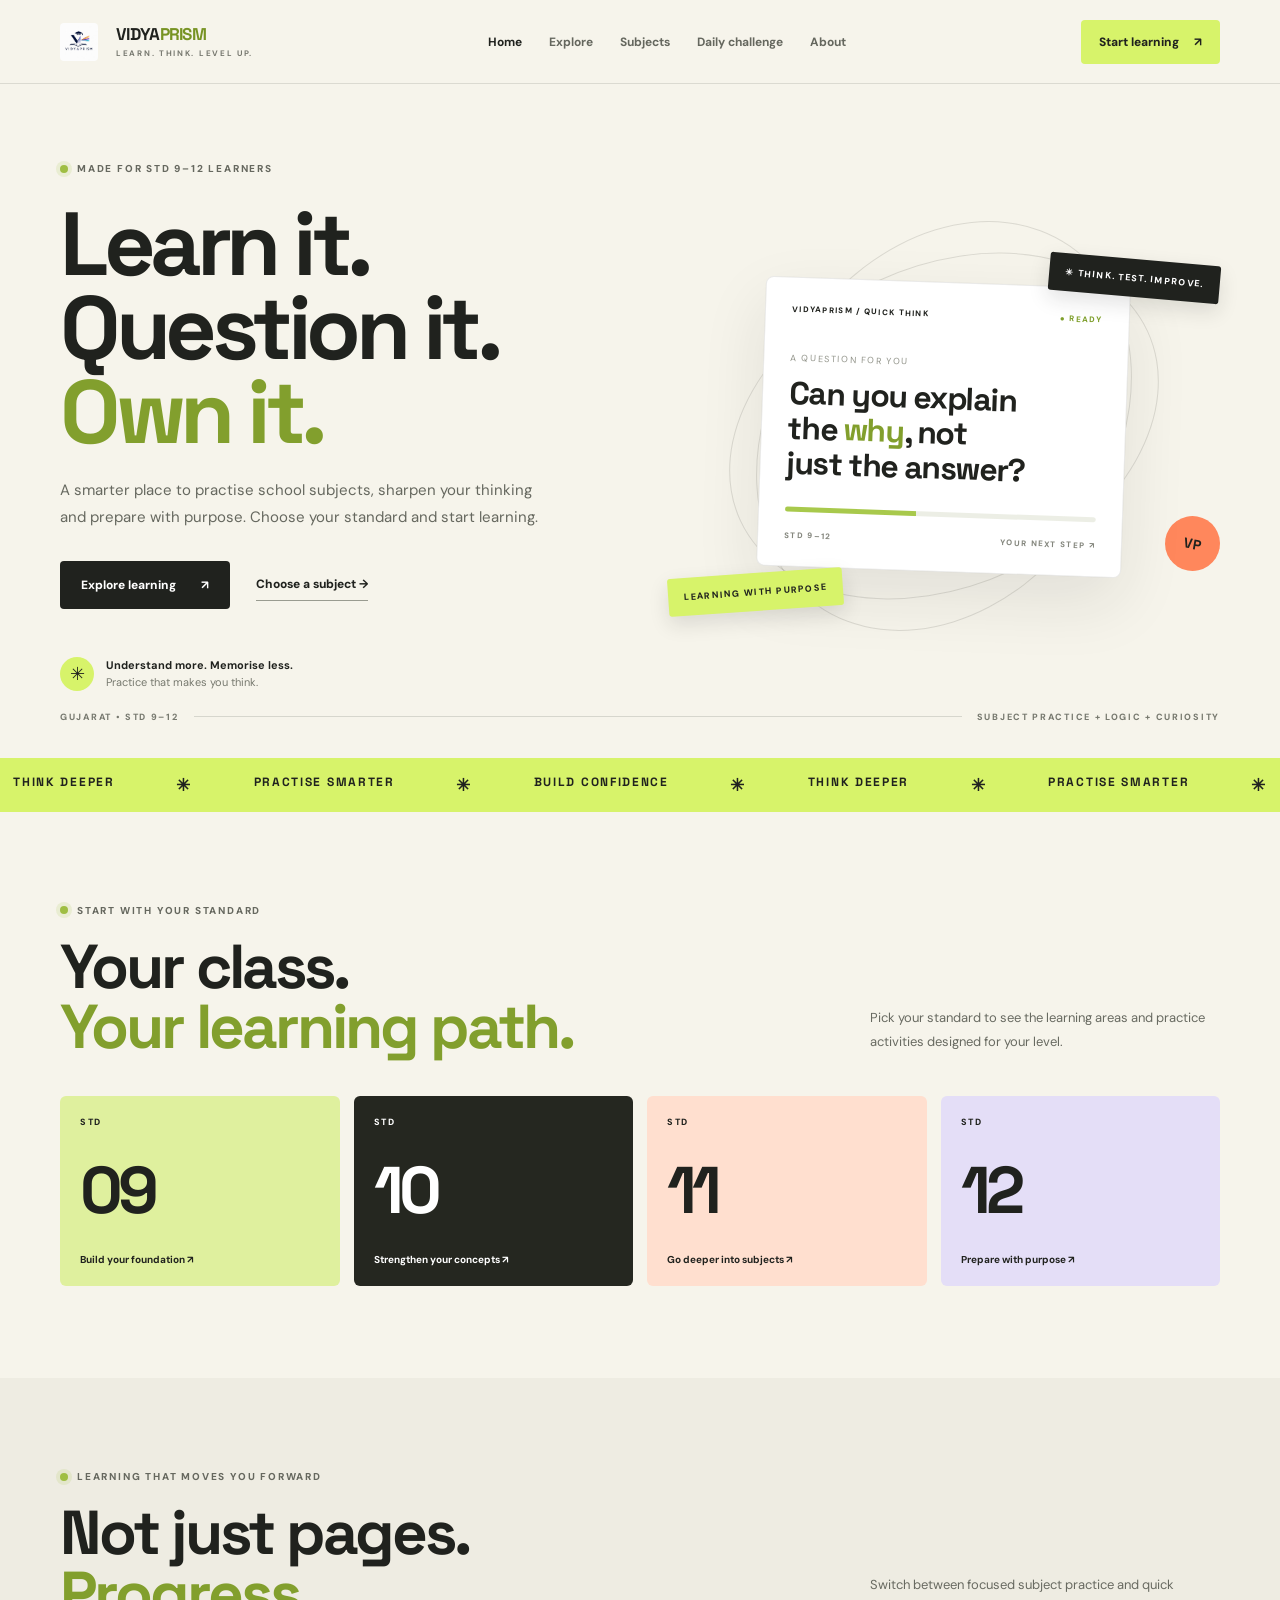
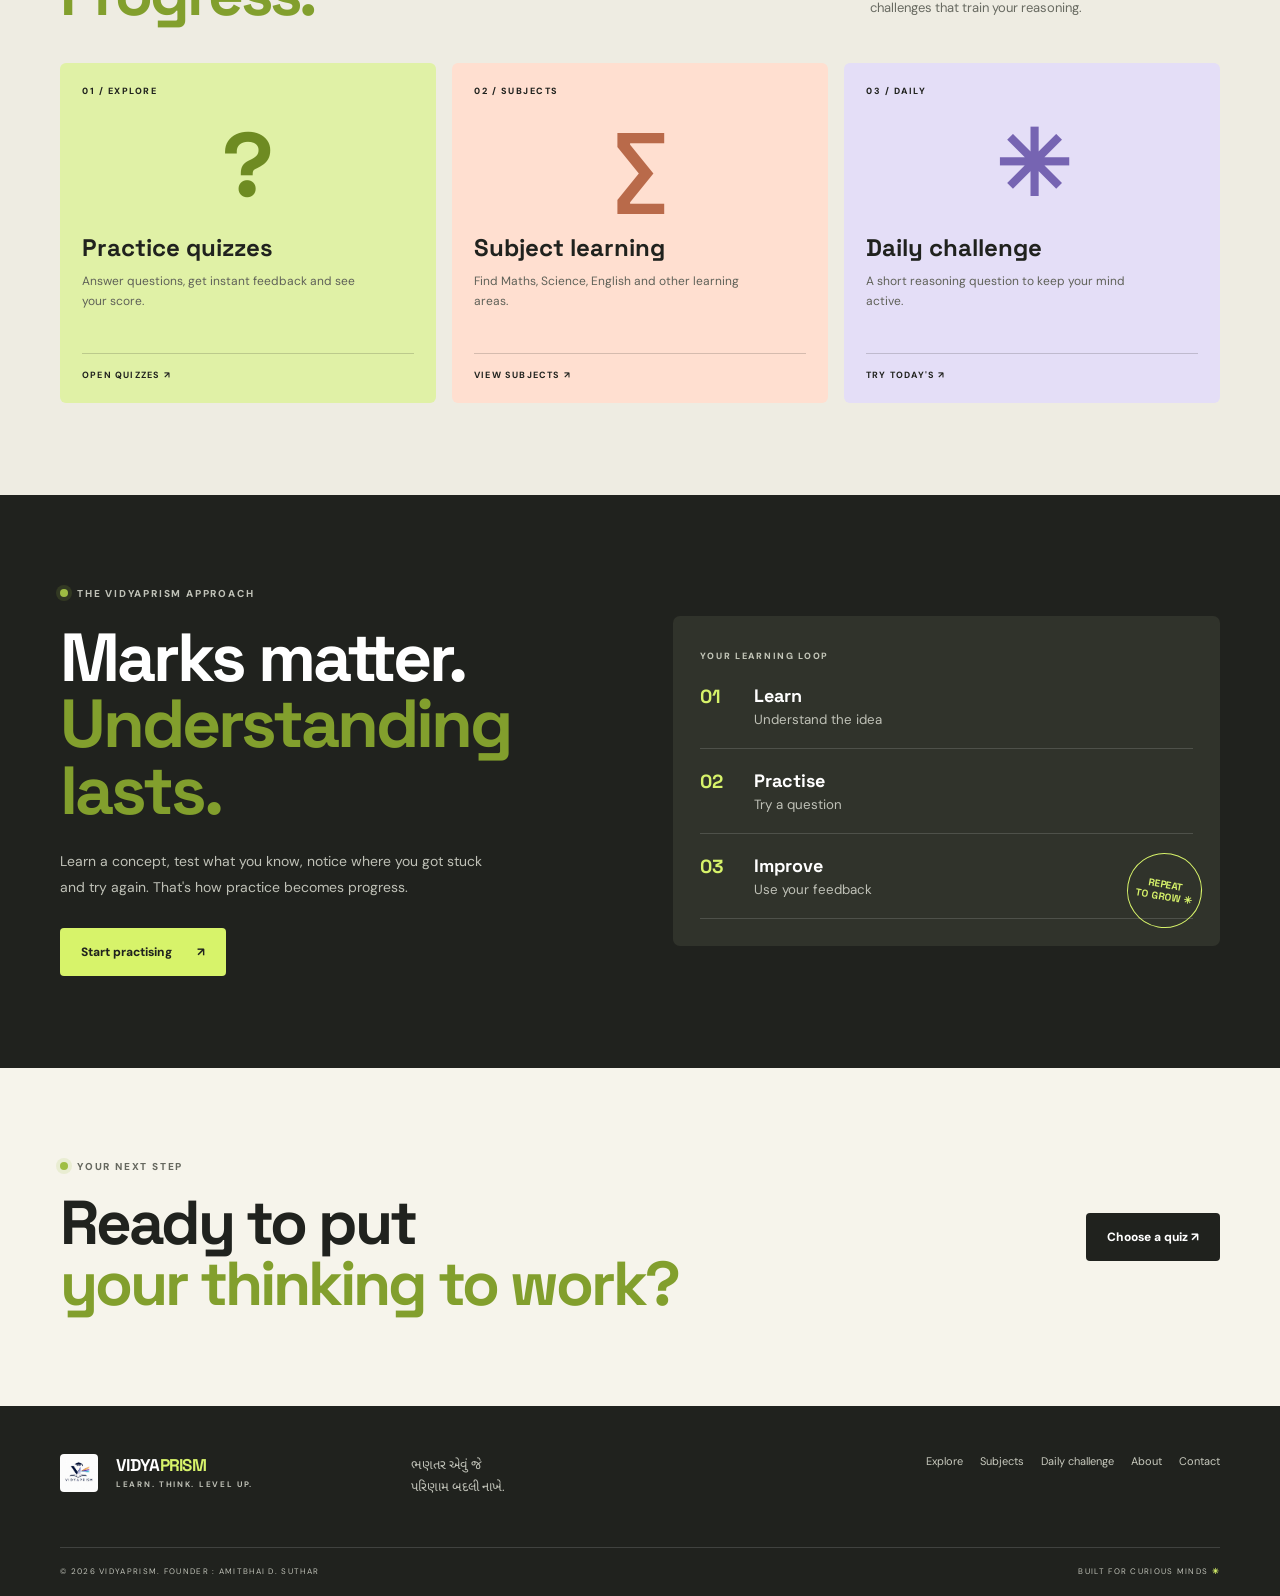
<file: index.html>
<!doctype html>
<html lang="en">
<head>
<meta name="google-site-verification" content="e9oBO3vE6aoMUTgIbEby07bbnp7BlCsV787niGnKYgQ" />
<meta charset="utf-8">
<meta name="viewport" content="width=device-width, initial-scale=1">
<meta name="theme-color" content="#f6f4eb">
<title>VIDYAPRISM | Learn Beyond the Lesson — Std 9–12 Learning Hub</title>
<meta name="description" content="VIDYAPRISM is an interactive online learning hub for Std 9–12 students in Gujarat. Practise Maths, Science, English, quizzes, and daily reasoning challenges.">
<meta name="keywords" content="VIDYAPRISM, Vidyaprism Gujarat, Std 9 10 11 12 practice, online quizzes, daily challenge, school subjects learning">
<meta name="author" content="Amitbhai D. Suthar">
<meta name="robots" content="index, follow">
<link rel="canonical" href="https://marwadijangid-source.github.io/vidyaprism/">

<!-- Favicon -->
<link rel="icon" type="image/jpeg" href="assets/images/logo.jpeg">

<!-- Open Graph / Social Sharing Tags -->
<meta property="og:type" content="website">
<meta property="og:site_name" content="VIDYAPRISM">
<meta property="og:title" content="VIDYAPRISM | Learn Beyond the Lesson">
<meta property="og:description" content="VIDYAPRISM learning hub for Std 9–12: quizzes, subject practice and daily challenges.">
<meta property="og:url" content="https://marwadijangid-source.github.io/vidyaprism/">

<!-- Twitter Card Tags -->
<meta name="twitter:card" content="summary">
<meta name="twitter:title" content="VIDYAPRISM | Learn Beyond the Lesson">
<meta name="twitter:description" content="VIDYAPRISM learning hub for Std 9–12: quizzes, subject practice and daily challenges.">

<!-- Google Brand, Creator & Site Name Schema (JSON-LD) -->
<script type="application/ld+json">
{
  "@context": "https://schema.org",
  "@graph": [
    {
      "@type": "WebSite",
      "@id": "https://marwadijangid-source.github.io/vidyaprism/#website",
      "name": "VIDYAPRISM",
      "alternateName": ["Vidyaprism", "VIDYAPRISM Learning Hub"],
      "url": "https://marwadijangid-source.github.io/vidyaprism/",
      "description": "VIDYAPRISM learning hub for Std 9–12: quizzes, subject practice and daily challenges."
    },
    {
      "@type": "EducationalOrganization",
      "@id": "https://marwadijangid-source.github.io/vidyaprism/#organization",
      "name": "VIDYAPRISM",
      "url": "https://marwadijangid-source.github.io/vidyaprism/",
      "founder": {
        "@type": "Person",
        "name": "Amitbhai D. Suthar"
      },
      "areaServed": "Gujarat, India"
    }
  ]
}
</script>

<link rel="preconnect" href="https://fonts.googleapis.com">
<link rel="preconnect" href="https://fonts.gstatic.com" crossorigin>
<link href="https://fonts.googleapis.com/css2?family=DM+Sans:wght@400;500;600;700;800&family=Space+Grotesk:wght@500;600;700&family=Noto+Sans+Gujarati:wght@400;500;600;700&display=swap" rel="stylesheet">
<link rel="stylesheet" href="assets/css/style.css">
<script src="assets/js/app.js" defer></script>
</head>
<body>
<a class="skip-link" href="#main">Skip to content</a>
<header class="site-header"><div class="container nav-wrap">
<a class="brand" href="index.html" aria-label="VIDYAPRISM home">
  <img src="assets/images/logo.jpeg" alt="VIDYAPRISM Logo" style="height: 38px; width: auto; vertical-align: middle; margin-right: 8px; border-radius: 4px;">
  <span class="brand-name">VIDYA<span>PRISM</span><small>LEARN. THINK. LEVEL UP.</small></span>
</a>
<button class="menu-toggle" aria-label="Open navigation" aria-expanded="false" aria-controls="primary-nav"><span></span><span></span></button>
<nav class="nav-links" id="primary-nav" aria-label="Main navigation"><a class="active" href="index.html">Home</a><a class="" href="explore.html">Explore</a><a class="" href="subjects.html">Subjects</a><a class="" href="daily-challenge.html">Daily challenge</a><a class="" href="about.html">About</a></nav>
<a class="nav-cta" href="explore.html">Start learning <b>↗</b></a>
</div></header>
<main id="main">
<section class="hero section-pad"><div class="container hero-grid">
<div class="hero-copy"><div class="eyebrow"><i></i> MADE FOR STD 9–12 LEARNERS</div>
<h1>Learn it.<br>Question it.<br><em>Own it.</em></h1>
<p class="hero-lead">A smarter place to practise school subjects, sharpen your thinking and prepare with purpose. Choose your standard and start learning.</p>
<div class="hero-actions"><a class="btn btn-dark" href="explore.html">Explore learning <b>↗</b></a><a class="text-link" href="subjects.html">Choose a subject <b>→</b></a></div>
<div class="hero-proof"><span class="proof-icon">✳</span><p><strong>Understand more. Memorise less.</strong><br><span>Practice that makes you think.</span></p></div></div>
<div class="hero-art"><div class="orbit orbit-a"></div><div class="orbit orbit-b"></div>
<div class="hero-note note-top">✳ THINK. TEST. IMPROVE.</div>
<div class="hero-board"><div class="board-top"><span>VIDYAPRISM / QUICK THINK</span><span class="pill-live">● READY</span></div><div class="board-tag">A QUESTION FOR YOU</div>
<h2>Can you explain<br>the <em>why</em>, not<br>just the answer?</h2><div class="board-rule"></div><div class="board-bottom"><span>STD 9–12</span><span>YOUR NEXT STEP ↗</span></div></div>
<div class="hero-note note-bottom">LEARNING WITH PURPOSE</div><div class="hero-orb">VP</div></div>
</div><div class="container hero-meta"><span>GUJARAT • STD 9–12</span><i></i><span>SUBJECT PRACTICE + LOGIC + CURIOSITY</span></div></section>
<section class="ticker"><div class="ticker-track"><span>THINK DEEPER</span><b>✳</b><span>PRACTISE SMARTER</span><b>✳</b><span>BUILD CONFIDENCE</span><b>✳</b><span>THINK DEEPER</span><b>✳</b><span>PRACTISE SMARTER</span><b>✳</b></div></section>
<section class="section-pad"><div class="container"><div class="section-heading"><div><div class="eyebrow"><i></i> START WITH YOUR STANDARD</div><h2>Your class.<br><em>Your learning path.</em></h2></div><p>Pick your standard to see the learning areas and practice activities designed for your level.</p></div>
<div class="grade-grid">
<a class="grade-card" href="subjects.html?grade=9"><span>STD</span><strong>09</strong><b>Build your foundation ↗</b></a>
<a class="grade-card grade-dark" href="subjects.html?grade=10"><span>STD</span><strong>10</strong><b>Strengthen your concepts ↗</b></a>
<a class="grade-card grade-orange" href="subjects.html?grade=11"><span>STD</span><strong>11</strong><b>Go deeper into subjects ↗</b></a>
<a class="grade-card grade-purple" href="subjects.html?grade=12"><span>STD</span><strong>12</strong><b>Prepare with purpose ↗</b></a>
</div></div></section>
<section class="section-pad feature-section"><div class="container"><div class="section-heading"><div><div class="eyebrow"><i></i> LEARNING THAT MOVES YOU FORWARD</div><h2>Not just pages.<br><em>Progress.</em></h2></div><p>Switch between focused subject practice and quick challenges that train your reasoning.</p></div>
<div class="feature-grid">
<a class="feature-card lime-card" href="explore.html"><span class="card-index">01 / EXPLORE</span><div class="card-art">?</div><h3>Practice quizzes</h3><p>Answer questions, get instant feedback and see your score.</p><b>OPEN QUIZZES ↗</b></a>
<a class="feature-card peach-card" href="subjects.html"><span class="card-index">02 / SUBJECTS</span><div class="card-art">∑</div><h3>Subject learning</h3><p>Find Maths, Science, English and other learning areas.</p><b>VIEW SUBJECTS ↗</b></a>
<a class="feature-card purple-card" href="daily-challenge.html"><span class="card-index">03 / DAILY</span><div class="card-art">✳</div><h3>Daily challenge</h3><p>A short reasoning question to keep your mind active.</p><b>TRY TODAY'S ↗</b></a>
</div></div></section>
<section class="dark-feature section-pad"><div class="container dark-grid"><div><div class="eyebrow light"><i></i> THE VIDYAPRISM APPROACH</div><h2>Marks matter.<br><em>Understanding lasts.</em></h2><p>Learn a concept, test what you know, notice where you got stuck and try again. That's how practice becomes progress.</p><a class="btn btn-lime" href="explore.html">Start practising <b>↗</b></a></div>
<div class="dark-panel"><span>YOUR LEARNING LOOP</span><div class="loop-step"><b>01</b><strong>Learn</strong><small>Understand the idea</small></div><div class="loop-step"><b>02</b><strong>Practise</strong><small>Try a question</small></div><div class="loop-step"><b>03</b><strong>Improve</strong><small>Use your feedback</small></div><div class="loop-stamp">REPEAT<br>TO GROW ✳</div></div></div></section>
<section class="section-pad"><div class="container cta-strip"><div><div class="eyebrow"><i></i> YOUR NEXT STEP</div><h2>Ready to put<br><em>your thinking to work?</em></h2></div><a class="btn btn-dark" href="explore.html">Choose a quiz ↗</a></div></section>
</main>
<footer class="site-footer"><div class="container footer-top">
<a class="brand brand-footer" href="index.html">
  <img src="assets/images/logo.jpeg" alt="VIDYAPRISM Logo" style="height: 38px; width: auto; vertical-align: middle; margin-right: 8px; border-radius: 4px;">
  <span class="brand-name">VIDYA<span>PRISM</span><small>LEARN. THINK. LEVEL UP.</small></span>
</a>
<p>ભણતર એવું જે<br>પરિણામ બદલી નાખે.</p>
<div class="footer-links"><a href="explore.html">Explore</a><a href="subjects.html">Subjects</a><a href="daily-challenge.html">Daily challenge</a><a href="about.html">About</a><a href="contact.html">Contact</a></div>
</div><div class="container footer-bottom"><span>© <span data-year></span> VIDYAPRISM. FOUNDER : AMITBHAI D. SUTHAR</span><span>BUILT FOR CURIOUS MINDS <b>✳</b></span></div></footer>
</body>
</html>
</file>
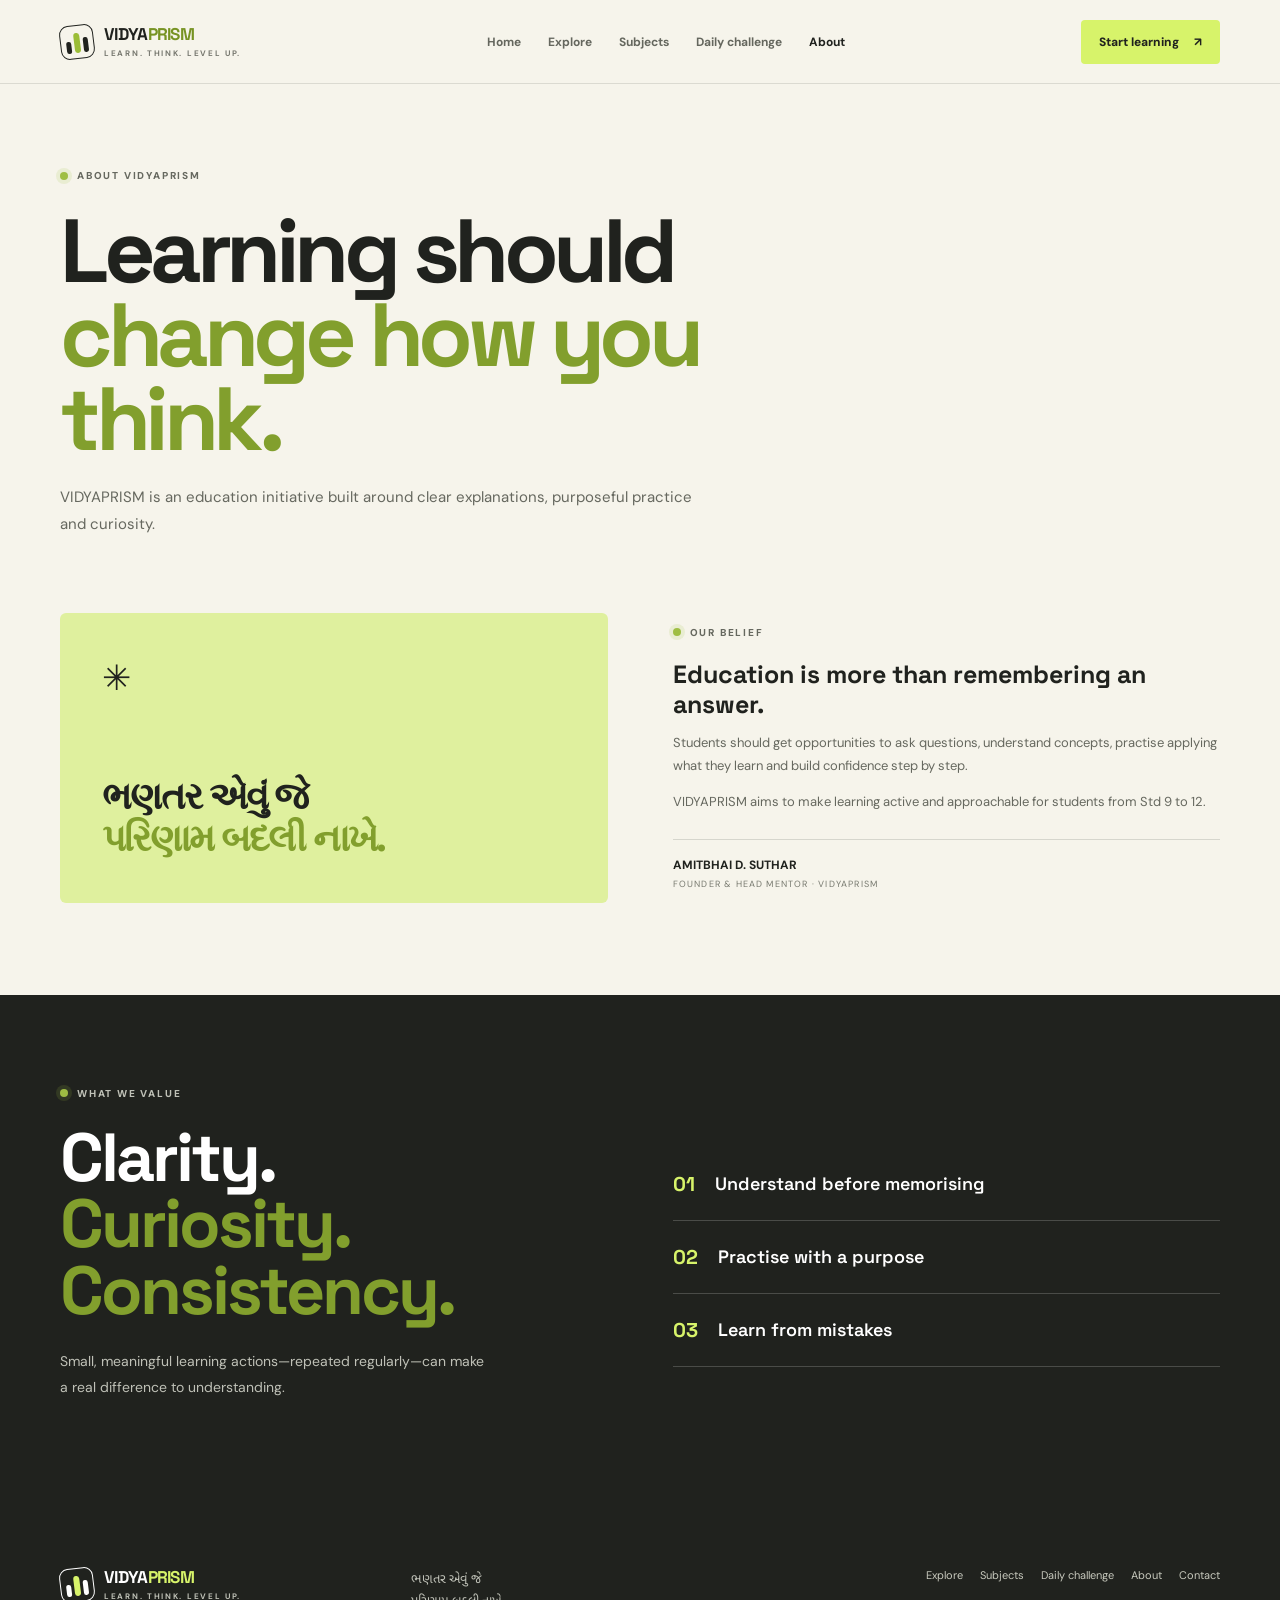
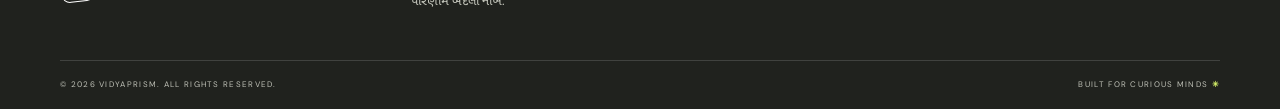
<file: about.html>
<!doctype html>
<html lang="en">
<head>
<meta charset="utf-8"><meta name="viewport" content="width=device-width, initial-scale=1">
<meta name="theme-color" content="#f6f4eb"><meta name="description" content="Learn about the VIDYAPRISM learning approach and its educational mission.">
<title>About VIDYAPRISM | VIDYAPRISM</title>
<link rel="preconnect" href="https://fonts.googleapis.com"><link rel="preconnect" href="https://fonts.gstatic.com" crossorigin>
<link href="https://fonts.googleapis.com/css2?family=DM+Sans:wght@400;500;600;700;800&family=Space+Grotesk:wght@500;600;700&family=Noto+Sans+Gujarati:wght@400;500;600;700&display=swap" rel="stylesheet">
<link rel="stylesheet" href="assets/css/style.css"><script src="assets/js/app.js" defer></script>
</head>
<body>
<a class="skip-link" href="#main">Skip to content</a>
<header class="site-header"><div class="container nav-wrap">
<a class="brand" href="index.html" aria-label="VIDYAPRISM home"><span class="brand-mark"><i></i><i></i><i></i></span><span class="brand-name">VIDYA<span>PRISM</span><small>LEARN. THINK. LEVEL UP.</small></span></a>
<button class="menu-toggle" aria-label="Open navigation" aria-expanded="false" aria-controls="primary-nav"><span></span><span></span></button>
<nav class="nav-links" id="primary-nav" aria-label="Main navigation"><a class="" href="index.html">Home</a><a class="" href="explore.html">Explore</a><a class="" href="subjects.html">Subjects</a><a class="" href="daily-challenge.html">Daily challenge</a><a class="active" href="about.html">About</a></nav>
<a class="nav-cta" href="explore.html">Start learning <b>↗</b></a>
</div></header>
<main id="main">
<section class="page-hero section-pad"><div class="container"><div class="eyebrow"><i></i> ABOUT VIDYAPRISM</div><h1>Learning should<br><em>change how you think.</em></h1><p>VIDYAPRISM is an education initiative built around clear explanations, purposeful practice and curiosity.</p></div></section>
<section class="section-pad compact-top"><div class="container about-grid"><div class="about-quote"><span>✳</span><h2>ભણતર એવું જે<br><em>પરિણામ બદલી નાખે.</em></h2></div><div class="about-copy"><div class="eyebrow"><i></i> OUR BELIEF</div><h3>Education is more than remembering an answer.</h3><p>Students should get opportunities to ask questions, understand concepts, practise applying what they learn and build confidence step by step.</p><p>VIDYAPRISM aims to make learning active and approachable for students from Std 9 to 12.</p><div class="mentor"><b>AMITBHAI D. SUTHAR</b><span>FOUNDER & HEAD MENTOR · VIDYAPRISM</span></div></div></div></section>
<section class="dark-feature section-pad"><div class="container dark-grid"><div><div class="eyebrow light"><i></i> WHAT WE VALUE</div><h2>Clarity.<br><em>Curiosity. Consistency.</em></h2><p>Small, meaningful learning actions—repeated regularly—can make a real difference to understanding.</p></div><div class="value-list"><div><b>01</b><span>Understand before memorising</span></div><div><b>02</b><span>Practise with a purpose</span></div><div><b>03</b><span>Learn from mistakes</span></div></div></div></section>
</main>
<footer class="site-footer"><div class="container footer-top">
<a class="brand brand-footer" href="index.html"><span class="brand-mark"><i></i><i></i><i></i></span><span class="brand-name">VIDYA<span>PRISM</span><small>LEARN. THINK. LEVEL UP.</small></span></a>
<p>ભણતર એવું જે<br>પરિણામ બદલી નાખે.</p>
<div class="footer-links"><a href="explore.html">Explore</a><a href="subjects.html">Subjects</a><a href="daily-challenge.html">Daily challenge</a><a href="about.html">About</a><a href="contact.html">Contact</a></div>
</div><div class="container footer-bottom"><span>© <span data-year></span> VIDYAPRISM. ALL RIGHTS RESERVED.</span><span>BUILT FOR CURIOUS MINDS <b>✳</b></span></div></footer>
</body></html>
</file>
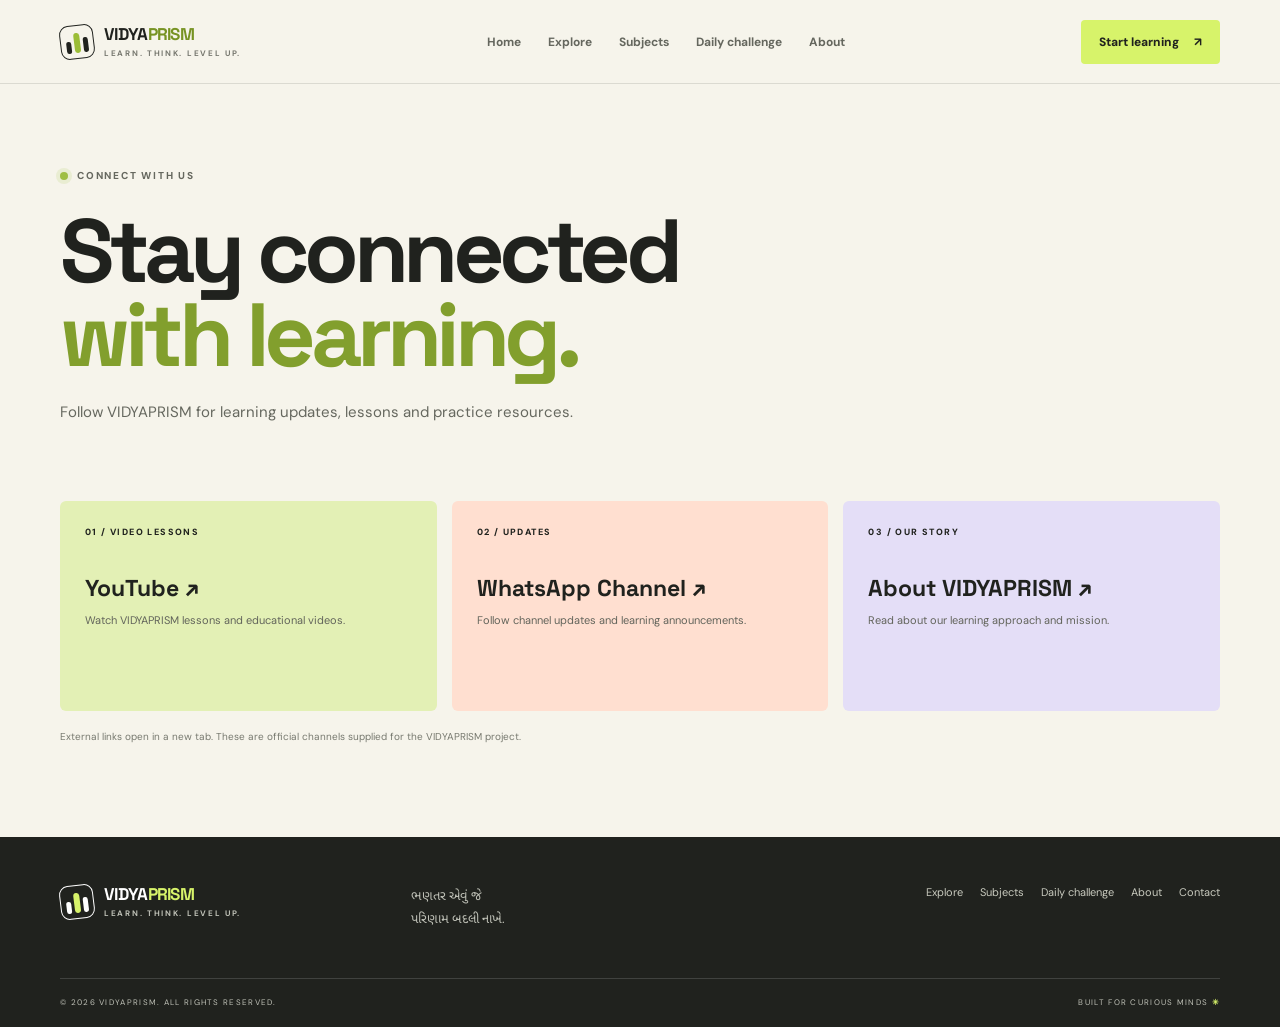
<file: contact.html>
<!doctype html>
<html lang="en">
<head>
<meta charset="utf-8"><meta name="viewport" content="width=device-width, initial-scale=1">
<meta name="theme-color" content="#f6f4eb"><meta name="description" content="Contact and follow VIDYAPRISM learning updates.">
<title>Contact VIDYAPRISM | VIDYAPRISM</title>
<link rel="preconnect" href="https://fonts.googleapis.com"><link rel="preconnect" href="https://fonts.gstatic.com" crossorigin>
<link href="https://fonts.googleapis.com/css2?family=DM+Sans:wght@400;500;600;700;800&family=Space+Grotesk:wght@500;600;700&family=Noto+Sans+Gujarati:wght@400;500;600;700&display=swap" rel="stylesheet">
<link rel="stylesheet" href="assets/css/style.css"><script src="assets/js/app.js" defer></script>
</head>
<body>
<a class="skip-link" href="#main">Skip to content</a>
<header class="site-header"><div class="container nav-wrap">
<a class="brand" href="index.html" aria-label="VIDYAPRISM home"><span class="brand-mark"><i></i><i></i><i></i></span><span class="brand-name">VIDYA<span>PRISM</span><small>LEARN. THINK. LEVEL UP.</small></span></a>
<button class="menu-toggle" aria-label="Open navigation" aria-expanded="false" aria-controls="primary-nav"><span></span><span></span></button>
<nav class="nav-links" id="primary-nav" aria-label="Main navigation"><a class="" href="index.html">Home</a><a class="" href="explore.html">Explore</a><a class="" href="subjects.html">Subjects</a><a class="" href="daily-challenge.html">Daily challenge</a><a class="" href="about.html">About</a></nav>
<a class="nav-cta" href="explore.html">Start learning <b>↗</b></a>
</div></header>
<main id="main">
<section class="page-hero section-pad"><div class="container"><div class="eyebrow"><i></i> CONNECT WITH US</div><h1>Stay connected<br><em>with learning.</em></h1><p>Follow VIDYAPRISM for learning updates, lessons and practice resources.</p></div></section>
<section class="section-pad compact-top"><div class="container contact-grid"><a class="contact-card" href="https://youtube.com/@vidyaprism-yt" target="_blank" rel="noopener"><span>01 / VIDEO LESSONS</span><strong>YouTube ↗</strong><p>Watch VIDYAPRISM lessons and educational videos.</p></a><a class="contact-card" href="https://whatsapp.com/channel/0029VbE5Sdr5fM5e1wd44P2T" target="_blank" rel="noopener"><span>02 / UPDATES</span><strong>WhatsApp Channel ↗</strong><p>Follow channel updates and learning announcements.</p></a><a class="contact-card" href="about.html"><span>03 / OUR STORY</span><strong>About VIDYAPRISM ↗</strong><p>Read about our learning approach and mission.</p></a></div><p class="small-note container">External links open in a new tab. These are official channels supplied for the VIDYAPRISM project.</p></section>
</main>
<footer class="site-footer"><div class="container footer-top">
<a class="brand brand-footer" href="index.html"><span class="brand-mark"><i></i><i></i><i></i></span><span class="brand-name">VIDYA<span>PRISM</span><small>LEARN. THINK. LEVEL UP.</small></span></a>
<p>ભણતર એવું જે<br>પરિણામ બદલી નાખે.</p>
<div class="footer-links"><a href="explore.html">Explore</a><a href="subjects.html">Subjects</a><a href="daily-challenge.html">Daily challenge</a><a href="about.html">About</a><a href="contact.html">Contact</a></div>
</div><div class="container footer-bottom"><span>© <span data-year></span> VIDYAPRISM. ALL RIGHTS RESERVED.</span><span>BUILT FOR CURIOUS MINDS <b>✳</b></span></div></footer>
</body></html>
</file>
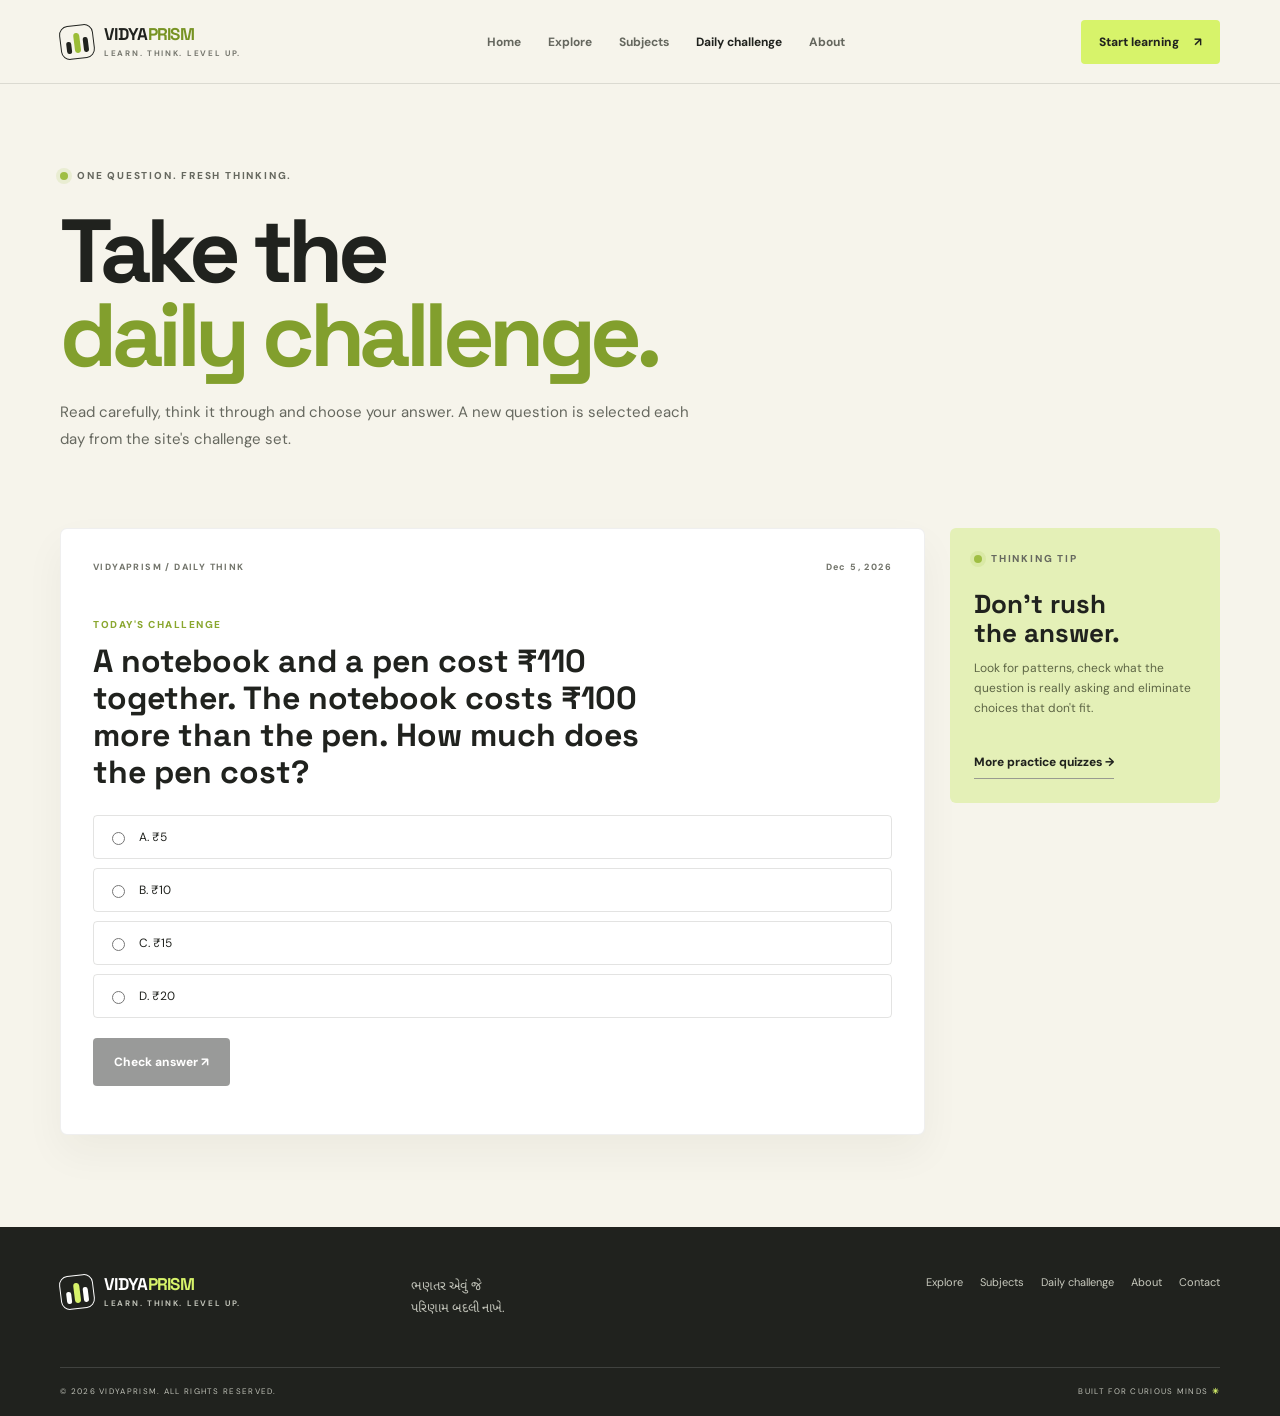
<file: daily-challenge.html>
<!doctype html>
<html lang="en">
<head>
<meta charset="utf-8"><meta name="viewport" content="width=device-width, initial-scale=1">
<meta name="theme-color" content="#f6f4eb"><meta name="description" content="A short daily reasoning challenge for curious Std 9–12 students.">
<title>Daily Challenge | VIDYAPRISM</title>
<link rel="preconnect" href="https://fonts.googleapis.com"><link rel="preconnect" href="https://fonts.gstatic.com" crossorigin>
<link href="https://fonts.googleapis.com/css2?family=DM+Sans:wght@400;500;600;700;800&family=Space+Grotesk:wght@500;600;700&family=Noto+Sans+Gujarati:wght@400;500;600;700&display=swap" rel="stylesheet">
<link rel="stylesheet" href="assets/css/style.css"><script src="assets/js/app.js" defer></script>
</head>
<body>
<a class="skip-link" href="#main">Skip to content</a>
<header class="site-header"><div class="container nav-wrap">
<a class="brand" href="index.html" aria-label="VIDYAPRISM home"><span class="brand-mark"><i></i><i></i><i></i></span><span class="brand-name">VIDYA<span>PRISM</span><small>LEARN. THINK. LEVEL UP.</small></span></a>
<button class="menu-toggle" aria-label="Open navigation" aria-expanded="false" aria-controls="primary-nav"><span></span><span></span></button>
<nav class="nav-links" id="primary-nav" aria-label="Main navigation"><a class="" href="index.html">Home</a><a class="" href="explore.html">Explore</a><a class="" href="subjects.html">Subjects</a><a class="active" href="daily-challenge.html">Daily challenge</a><a class="" href="about.html">About</a></nav>
<a class="nav-cta" href="explore.html">Start learning <b>↗</b></a>
</div></header>
<main id="main">
<section class="page-hero section-pad"><div class="container"><div class="eyebrow"><i></i> ONE QUESTION. FRESH THINKING.</div><h1>Take the<br><em>daily challenge.</em></h1><p>Read carefully, think it through and choose your answer. A new question is selected each day from the site's challenge set.</p></div></section>
<section class="section-pad compact-top"><div class="container daily-wrap"><div class="daily-card"><div class="daily-card-top"><span>VIDYAPRISM / DAILY THINK</span><span id="daily-date"></span></div><div class="daily-count">TODAY'S CHALLENGE</div><h2 id="daily-question">Loading challenge…</h2><div id="daily-options" class="daily-options"></div><button class="btn btn-dark" id="daily-submit" disabled>Check answer ↗</button><div id="daily-feedback" class="feedback" aria-live="polite"></div></div><aside class="daily-aside"><div class="eyebrow"><i></i> THINKING TIP</div><h3>Don't rush<br>the answer.</h3><p>Look for patterns, check what the question is really asking and eliminate choices that don't fit.</p><a class="text-link" href="explore.html">More practice quizzes →</a></aside></div></section>
</main>
<footer class="site-footer"><div class="container footer-top">
<a class="brand brand-footer" href="index.html"><span class="brand-mark"><i></i><i></i><i></i></span><span class="brand-name">VIDYA<span>PRISM</span><small>LEARN. THINK. LEVEL UP.</small></span></a>
<p>ભણતર એવું જે<br>પરિણામ બદલી નાખે.</p>
<div class="footer-links"><a href="explore.html">Explore</a><a href="subjects.html">Subjects</a><a href="daily-challenge.html">Daily challenge</a><a href="about.html">About</a><a href="contact.html">Contact</a></div>
</div><div class="container footer-bottom"><span>© <span data-year></span> VIDYAPRISM. ALL RIGHTS RESERVED.</span><span>BUILT FOR CURIOUS MINDS <b>✳</b></span></div></footer>
</body></html>
</file>
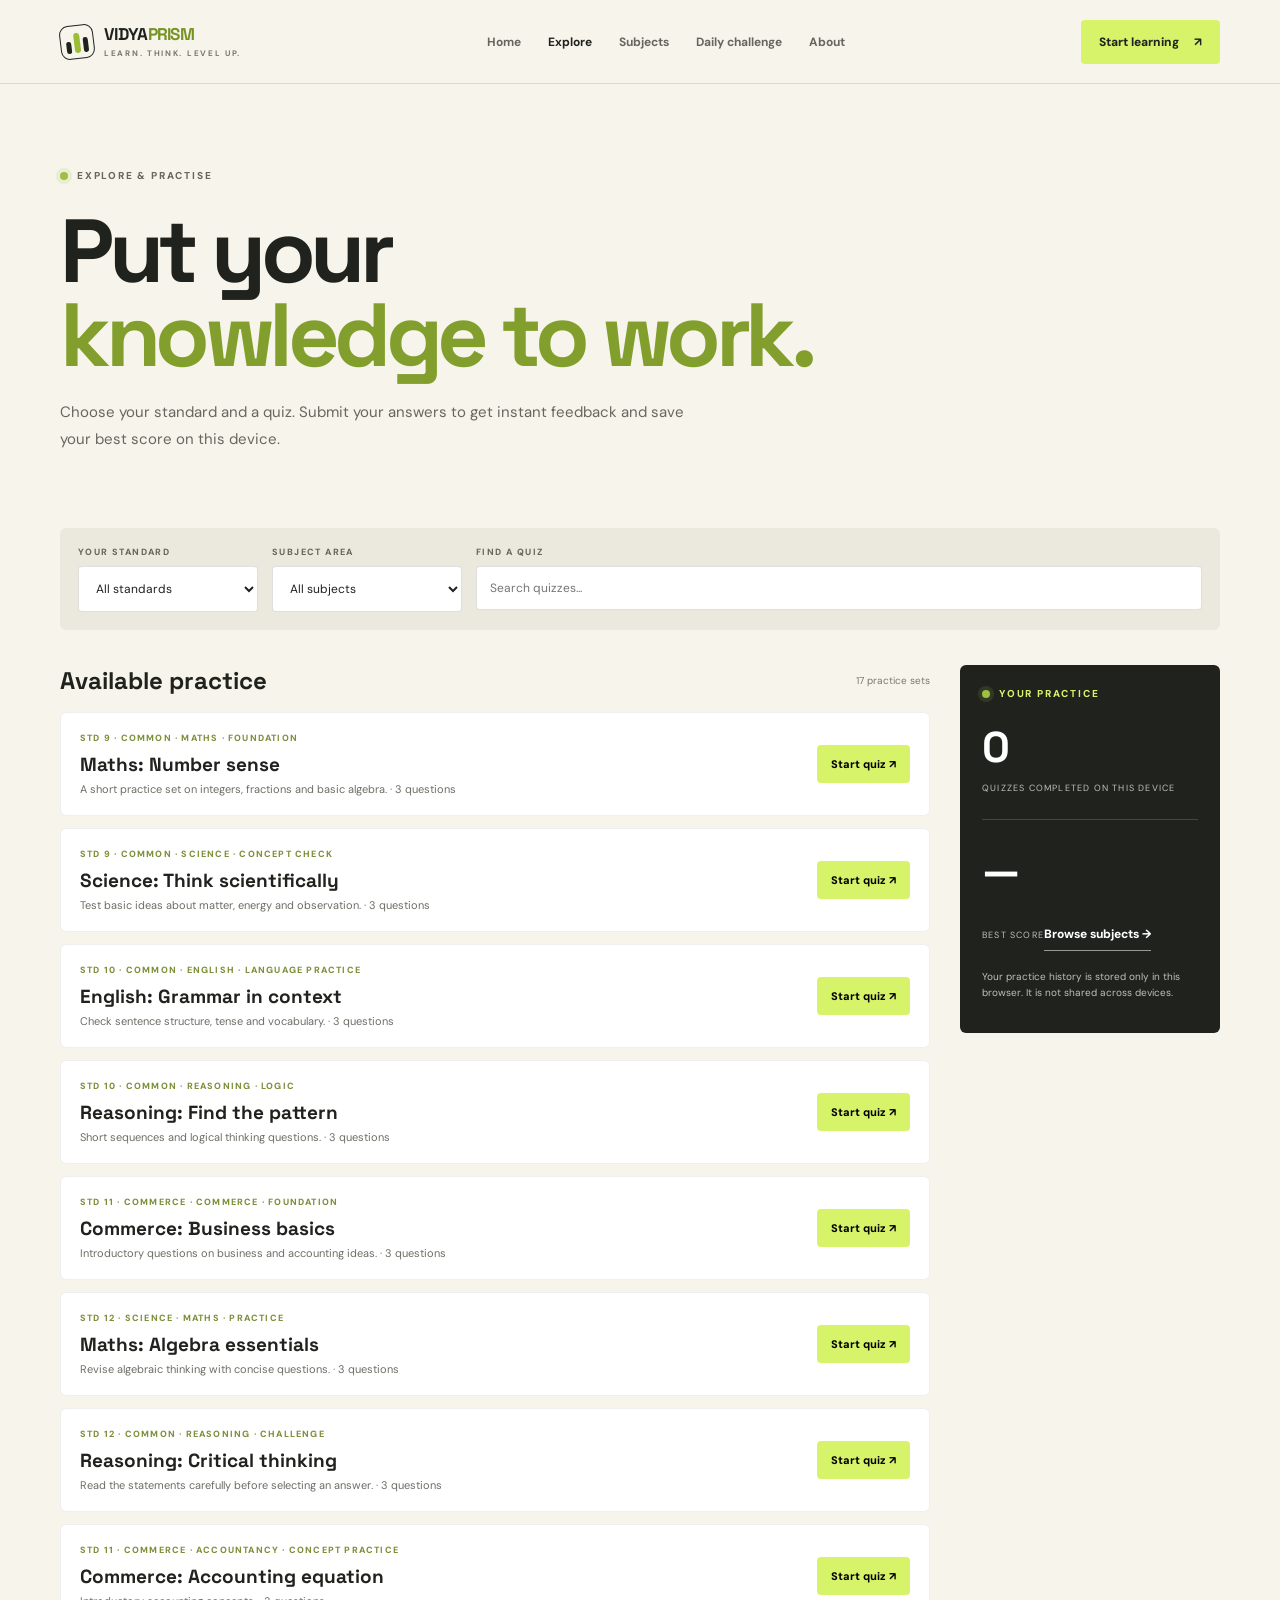
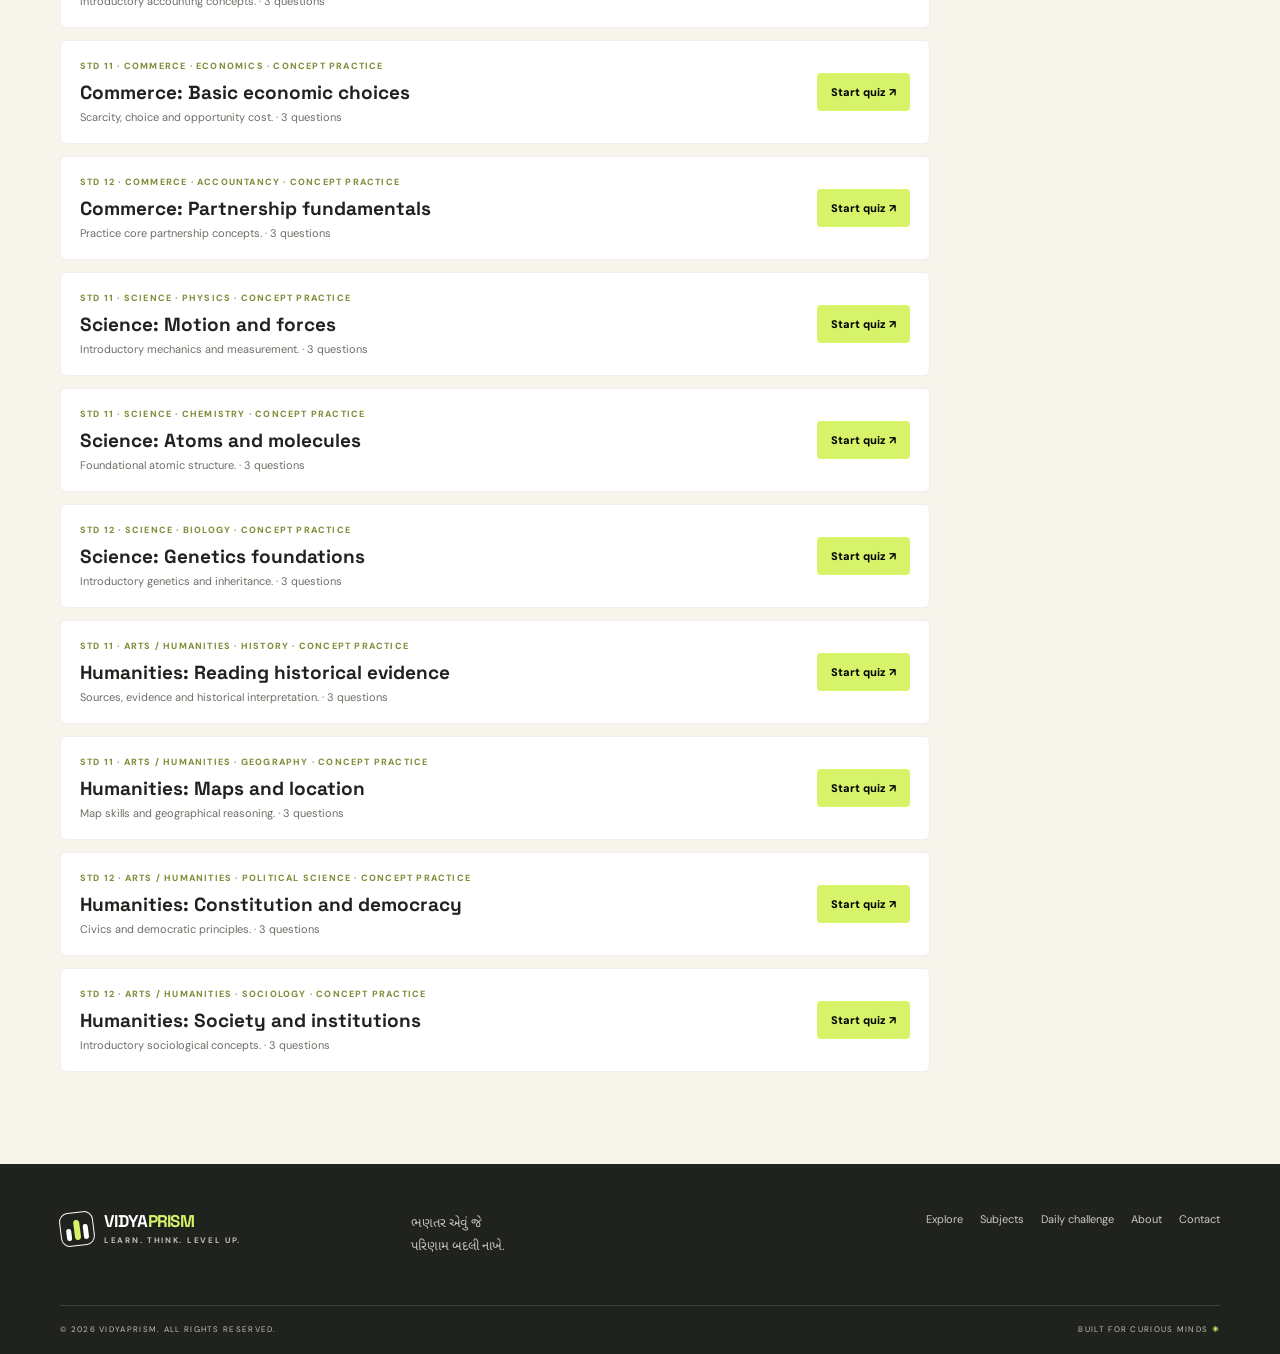
<file: explore.html>
<!doctype html>
<html lang="en">
<head>
<meta charset="utf-8"><meta name="viewport" content="width=device-width, initial-scale=1">
<meta name="theme-color" content="#f6f4eb"><meta name="description" content="Explore working practice quizzes and reasoning activities for Std 9–12.">
<title>Explore Quizzes | VIDYAPRISM</title>
<link rel="preconnect" href="https://fonts.googleapis.com"><link rel="preconnect" href="https://fonts.gstatic.com" crossorigin>
<link href="https://fonts.googleapis.com/css2?family=DM+Sans:wght@400;500;600;700;800&family=Space+Grotesk:wght@500;600;700&family=Noto+Sans+Gujarati:wght@400;500;600;700&display=swap" rel="stylesheet">
<link rel="stylesheet" href="assets/css/style.css"><script src="assets/js/quizzes.js" defer></script><script src="assets/js/app.js" defer></script>
</head>
<body>
<a class="skip-link" href="#main">Skip to content</a>
<header class="site-header"><div class="container nav-wrap">
<a class="brand" href="index.html" aria-label="VIDYAPRISM home"><span class="brand-mark"><i></i><i></i><i></i></span><span class="brand-name">VIDYA<span>PRISM</span><small>LEARN. THINK. LEVEL UP.</small></span></a>
<button class="menu-toggle" aria-label="Open navigation" aria-expanded="false" aria-controls="primary-nav"><span></span><span></span></button>
<nav class="nav-links" id="primary-nav" aria-label="Main navigation"><a class="" href="index.html">Home</a><a class="active" href="explore.html">Explore</a><a class="" href="subjects.html">Subjects</a><a class="" href="daily-challenge.html">Daily challenge</a><a class="" href="about.html">About</a></nav>
<a class="nav-cta" href="explore.html">Start learning <b>↗</b></a>
</div></header>
<main id="main">
<section class="page-hero section-pad"><div class="container"><div class="eyebrow"><i></i> EXPLORE & PRACTISE</div><h1>Put your<br><em>knowledge to work.</em></h1><p>Choose your standard and a quiz. Submit your answers to get instant feedback and save your best score on this device.</p></div></section>
<section class="section-pad compact-top"><div class="container"><div class="toolbar"><div><label for="grade-filter">YOUR STANDARD</label><select id="grade-filter"><option value="all">All standards</option><option value="9">Std 9</option><option value="10">Std 10</option><option value="11">Std 11</option><option value="12">Std 12</option></select></div><div id="stream-filter-wrap" hidden><label for="stream-filter">YOUR STREAM</label><select id="stream-filter"><option value="all">All streams</option><option value="Commerce">Commerce</option><option value="Science">Science</option><option value="Arts / Humanities">Arts / Humanities</option></select></div><div><label for="subject-filter">SUBJECT AREA</label><select id="subject-filter"><option value="all">All subjects</option></select></div><div class="search-box"><label for="quiz-search">FIND A QUIZ</label><input id="quiz-search" type="search" placeholder="Search quizzes..."></div></div>
<div class="quiz-layout"><div><div class="results-head"><h2>Available practice</h2><span id="quiz-count">Loading quizzes</span></div><div class="quiz-list" id="quiz-list" aria-live="polite"></div></div>
<aside class="progress-card"><div class="eyebrow"><i></i> YOUR PRACTICE</div><strong id="attempt-count">0</strong><span>QUIZZES COMPLETED ON THIS DEVICE</span><hr><strong id="best-score">—</strong><span>BEST SCORE</span><a href="subjects.html" class="text-link">Browse subjects →</a><p class="small-note">Your practice history is stored only in this browser. It is not shared across devices.</p></aside></div>
<div class="quiz-player" id="quiz-player" hidden></div>
</div></section>
</main>
<footer class="site-footer"><div class="container footer-top">
<a class="brand brand-footer" href="index.html"><span class="brand-mark"><i></i><i></i><i></i></span><span class="brand-name">VIDYA<span>PRISM</span><small>LEARN. THINK. LEVEL UP.</small></span></a>
<p>ભણતર એવું જે<br>પરિણામ બદલી નાખે.</p>
<div class="footer-links"><a href="explore.html">Explore</a><a href="subjects.html">Subjects</a><a href="daily-challenge.html">Daily challenge</a><a href="about.html">About</a><a href="contact.html">Contact</a></div>
</div><div class="container footer-bottom"><span>© <span data-year></span> VIDYAPRISM. ALL RIGHTS RESERVED.</span><span>BUILT FOR CURIOUS MINDS <b>✳</b></span></div></footer>
</body></html>
</file>
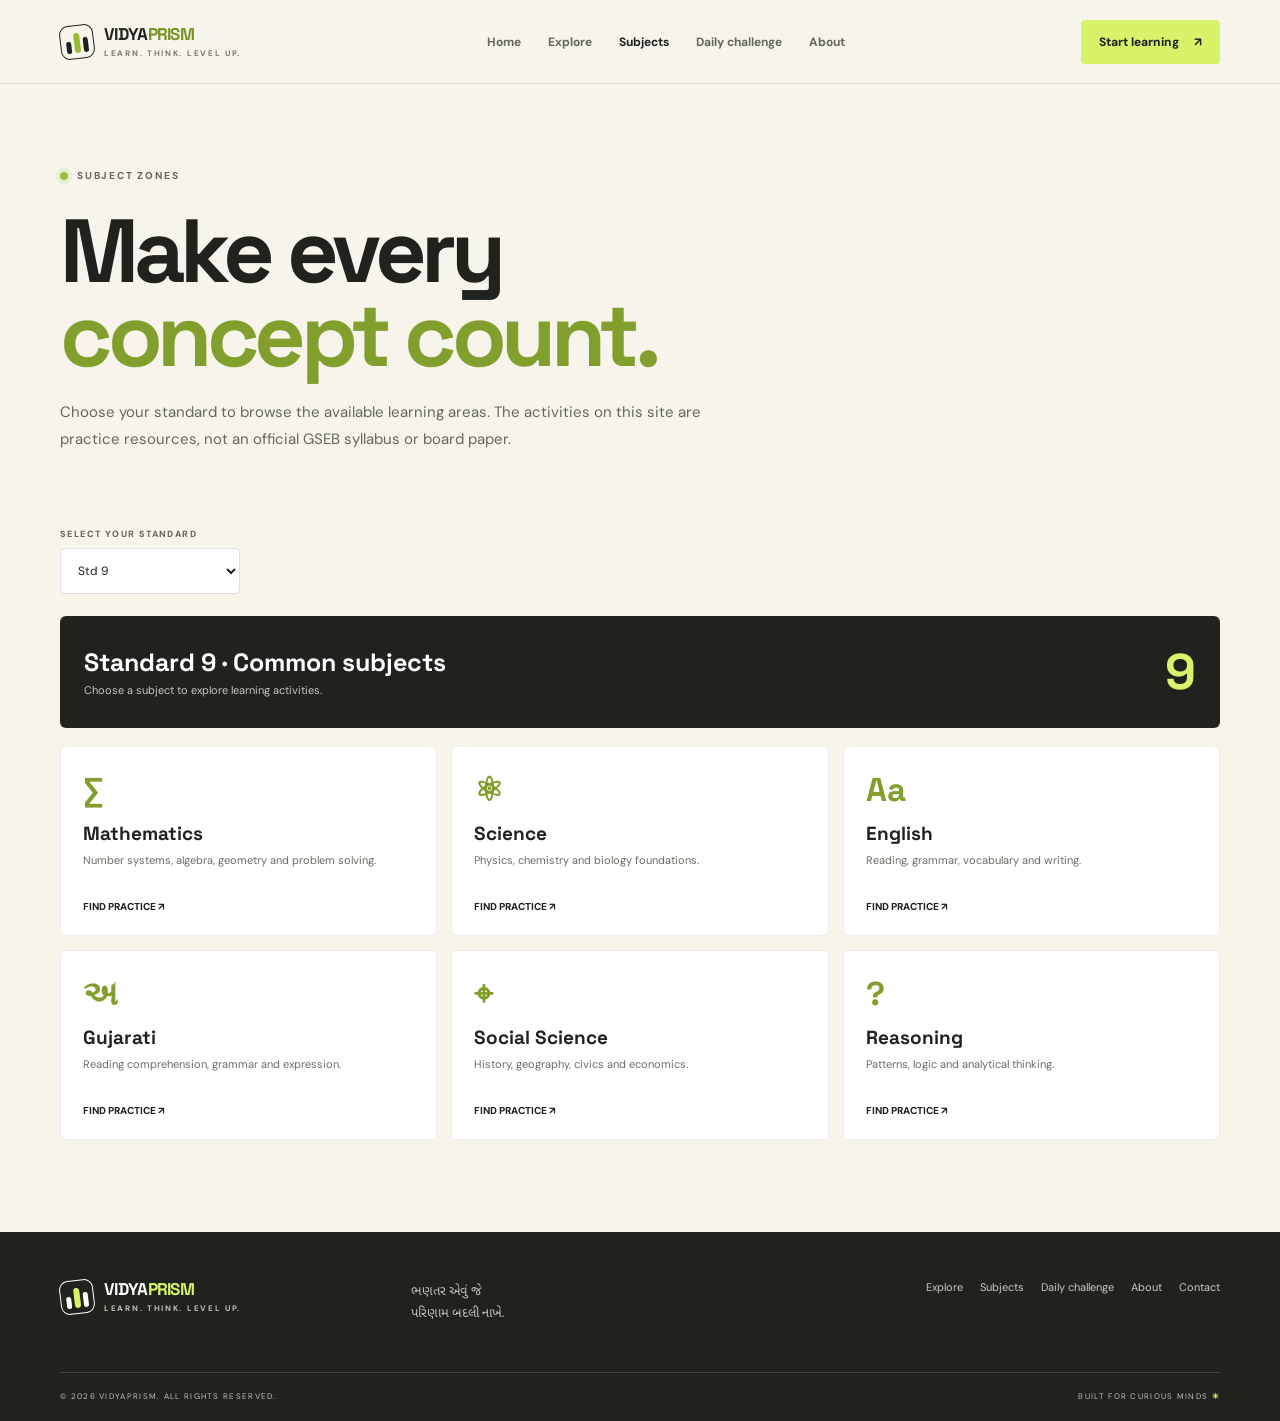
<file: subjects.html>
<!doctype html>
<html lang="en">
<head>
<meta charset="utf-8"><meta name="viewport" content="width=device-width, initial-scale=1">
<meta name="theme-color" content="#f6f4eb"><meta name="description" content="Choose your standard and explore VIDYAPRISM subject practice areas.">
<title>Subjects and Standards | VIDYAPRISM</title>
<link rel="preconnect" href="https://fonts.googleapis.com"><link rel="preconnect" href="https://fonts.gstatic.com" crossorigin>
<link href="https://fonts.googleapis.com/css2?family=DM+Sans:wght@400;500;600;700;800&family=Space+Grotesk:wght@500;600;700&family=Noto+Sans+Gujarati:wght@400;500;600;700&display=swap" rel="stylesheet">
<link rel="stylesheet" href="assets/css/style.css"><script src="assets/js/app.js" defer></script>
</head>
<body>
<a class="skip-link" href="#main">Skip to content</a>
<header class="site-header"><div class="container nav-wrap">
<a class="brand" href="index.html" aria-label="VIDYAPRISM home"><span class="brand-mark"><i></i><i></i><i></i></span><span class="brand-name">VIDYA<span>PRISM</span><small>LEARN. THINK. LEVEL UP.</small></span></a>
<button class="menu-toggle" aria-label="Open navigation" aria-expanded="false" aria-controls="primary-nav"><span></span><span></span></button>
<nav class="nav-links" id="primary-nav" aria-label="Main navigation"><a class="" href="index.html">Home</a><a class="" href="explore.html">Explore</a><a class="active" href="subjects.html">Subjects</a><a class="" href="daily-challenge.html">Daily challenge</a><a class="" href="about.html">About</a></nav>
<a class="nav-cta" href="explore.html">Start learning <b>↗</b></a>
</div></header>
<main id="main">
<section class="page-hero section-pad"><div class="container"><div class="eyebrow"><i></i> SUBJECT ZONES</div><h1>Make every<br><em>concept count.</em></h1><p>Choose your standard to browse the available learning areas. The activities on this site are practice resources, not an official GSEB syllabus or board paper.</p></div></section>
<section class="section-pad compact-top"><div class="container"><div class="subject-select subject-controls"><div><label for="subject-grade">SELECT YOUR STANDARD</label><select id="subject-grade"><option value="9">Std 9</option><option value="10">Std 10</option><option value="11">Std 11</option><option value="12">Std 12</option></select></div><div id="stream-control" hidden><label for="subject-stream">SELECT YOUR STREAM</label><select id="subject-stream"><option value="Commerce">Commerce</option><option value="Science">Science</option><option value="Arts / Humanities">Arts / Humanities</option></select></div></div><div class="subject-intro" id="subject-intro"></div><div class="subject-grid" id="subject-grid"></div></div></section>
</main>
<footer class="site-footer"><div class="container footer-top">
<a class="brand brand-footer" href="index.html"><span class="brand-mark"><i></i><i></i><i></i></span><span class="brand-name">VIDYA<span>PRISM</span><small>LEARN. THINK. LEVEL UP.</small></span></a>
<p>ભણતર એવું જે<br>પરિણામ બદલી નાખે.</p>
<div class="footer-links"><a href="explore.html">Explore</a><a href="subjects.html">Subjects</a><a href="daily-challenge.html">Daily challenge</a><a href="about.html">About</a><a href="contact.html">Contact</a></div>
</div><div class="container footer-bottom"><span>© <span data-year></span> VIDYAPRISM. ALL RIGHTS RESERVED.</span><span>BUILT FOR CURIOUS MINDS <b>✳</b></span></div></footer>
</body></html>
</file>
<file: assets/css/style.css>
*{box-sizing:border-box}html{scroll-behavior:smooth}body{margin:0;background:#f6f4eb;color:#20221e;font-family:"DM Sans","Noto Sans Gujarati",sans-serif;-webkit-font-smoothing:antialiased}a{color:inherit;text-decoration:none}button,input,select{font:inherit}.container{width:min(1160px,calc(100% - 48px));margin:auto}.section-pad{padding:92px 0}.compact-top{padding-top:12px}.skip-link{position:absolute;left:-999px;top:10px;background:#d7f36a;padding:12px;z-index:50}.skip-link:focus{left:10px}.site-header{height:84px;display:flex;align-items:center;border-bottom:1px solid #20221e20;position:sticky;top:0;z-index:20;background:#f6f4ebee;backdrop-filter:blur(12px)}.nav-wrap{display:flex;align-items:center;justify-content:space-between;gap:25px}.brand{display:flex;align-items:center;gap:10px;min-width:190px}.brand-mark{width:34px;height:34px;display:flex;align-items:flex-end;gap:3px;padding:5px;border:1.5px solid #20221e;border-radius:9px;transform:rotate(-7deg)}.brand-mark i{display:block;width:6px;background:#20221e;border-radius:4px;height:12px}.brand-mark i:nth-child(2){height:20px;background:#9bbd36}.brand-mark i:nth-child(3){height:15px}.brand-name{font:700 17px "Space Grotesk",sans-serif;letter-spacing:-.7px;line-height:1}.brand-name>span{color:#779323}.brand-name small{display:block;font:700 8px "DM Sans",sans-serif;letter-spacing:1.7px;margin-top:5px;color:#77786f}.nav-links{display:flex;gap:27px;align-items:center}.nav-links a{font-size:12px;font-weight:700;color:#65675e}.nav-links a.active,.nav-links a:hover{color:#20221e}.nav-cta{background:#d7f36a;padding:14px 18px;border-radius:4px;font-size:12px;font-weight:800}.nav-cta b{margin-left:12px}.menu-toggle{display:none}
.eyebrow{display:flex;align-items:center;gap:9px;font-size:10px;letter-spacing:1.8px;font-weight:800;color:#66685f;text-transform:uppercase}.eyebrow i{width:8px;height:8px;border-radius:50%;background:#9fbe43;box-shadow:0 0 0 4px #9fbe4325}h1,h2,h3,p{margin-top:0}.hero{padding-top:78px;padding-bottom:35px;overflow:hidden}.hero-grid{display:grid;grid-template-columns:1fr 1fr;gap:55px;align-items:center}.hero h1,.page-hero h1{font:700 clamp(58px,7vw,90px)/.94 "Space Grotesk",sans-serif;letter-spacing:-5.5px;margin:27px 0 22px}.hero h1 em,.page-hero h1 em,.section-heading h2 em,.dark-grid h2 em,.cta-strip h2 em,.about-quote h2 em{font-style:normal;color:#829f2d}.hero-lead,.page-hero p{max-width:500px;font-size:15px;line-height:1.8;color:#66685f}.hero-actions{display:flex;gap:26px;align-items:center;margin-top:30px}.btn{display:inline-flex;align-items:center;gap:25px;padding:16px 21px;border:0;border-radius:4px;font-size:12px;font-weight:800;cursor:pointer;transition:transform .2s,background .2s}.btn:hover{transform:translateY(-2px)}.btn-dark{background:#20221e;color:#fff}.btn-dark:hover{background:#3c4036}.btn-lime{background:#d7f36a;color:#20221e}.text-link{font-size:12px;font-weight:800;border-bottom:1px solid #999b90;padding:8px 0}.hero-proof{display:flex;align-items:center;gap:12px;margin-top:48px}.proof-icon{width:34px;height:34px;display:grid;place-items:center;background:#d7f36a;border-radius:50%;font-size:18px}.hero-proof p{font-size:11px;line-height:1.5;margin:0}.hero-proof p span{color:#77796f}.hero-art{height:470px;position:relative;display:grid;place-items:center}.orbit{position:absolute;border:1px solid #20221e20;border-radius:50%}.orbit-a{width:450px;height:320px;transform:rotate(-25deg)}.orbit-b{width:340px;height:440px;transform:rotate(35deg)}.hero-board{position:relative;z-index:2;background:white;border:1px solid #20221e18;border-radius:8px;width:min(365px,82%);padding:26px;box-shadow:0 25px 65px #20221e18;transform:rotate(2deg)}.board-top,.board-bottom{display:flex;justify-content:space-between;font-size:8px;letter-spacing:1.3px;font-weight:800}.pill-live{color:#7e9f2b}.board-tag{font-size:9px;letter-spacing:1.6px;color:#92948a;margin-top:38px}.hero-board h2{font:700 32px/1.1 "Space Grotesk",sans-serif;letter-spacing:-1.4px;margin:12px 0 25px}.hero-board h2 em{color:#829f2d;font-style:normal}.board-rule{height:5px;background:linear-gradient(90deg,#a8c94c 42%,#eceee5 42%);border-radius:8px}.board-bottom{margin-top:18px;color:#85877e}.hero-note{position:absolute;z-index:3;background:#20221e;color:white;padding:13px 16px;font-size:9px;font-weight:800;letter-spacing:1.3px;border-radius:3px;box-shadow:0 8px 20px #20221e20}.note-top{right:0;top:68px;transform:rotate(5deg)}.note-bottom{left:0;bottom:50px;background:#d7f36a;color:#20221e;transform:rotate(-4deg)}.hero-orb{position:absolute;right:0;bottom:90px;width:55px;height:55px;border-radius:50%;background:#ff875c;display:grid;place-items:center;font:700 14px "Space Grotesk";transform:rotate(10deg)}.hero-meta{display:flex;gap:15px;align-items:center;font-size:9px;letter-spacing:1.7px;font-weight:800;color:#77796f;margin-top:20px}.hero-meta i{height:1px;background:#20221e25;flex:1}.ticker{background:#d7f36a;padding:16px 0;overflow:hidden}.ticker-track{display:flex;justify-content:space-around;gap:35px;white-space:nowrap;font:700 12px "Space Grotesk";letter-spacing:1.7px}.ticker-track b{font-size:17px}
.section-heading{display:flex;justify-content:space-between;align-items:flex-end;gap:30px;margin-bottom:38px}.section-heading h2,.cta-strip h2{font:700 clamp(42px,5vw,62px)/.98 "Space Grotesk";letter-spacing:-3px;margin:20px 0 0}.section-heading>p{max-width:350px;font-size:13px;line-height:1.8;color:#686a61;margin:0 0 5px}.grade-grid{display:grid;grid-template-columns:repeat(4,1fr);gap:14px}.grade-card{min-height:190px;background:#dff09e;padding:20px;border-radius:6px;display:flex;flex-direction:column;justify-content:space-between;transition:transform .2s}.grade-card:hover,.feature-card:hover,.contact-card:hover{transform:translateY(-5px)}.grade-card>span{font-size:9px;font-weight:800;letter-spacing:1.6px}.grade-card>strong{font:700 66px/.9 "Space Grotesk";letter-spacing:-5px}.grade-card>b{font-size:10px}.grade-dark{background:#252720;color:#fff}.grade-orange{background:#ffdfcf}.grade-purple{background:#e4def7}.feature-section{background:#eeece2}.feature-grid{display:grid;grid-template-columns:repeat(3,1fr);gap:16px}.feature-card{padding:22px;min-height:340px;border-radius:6px;display:flex;flex-direction:column;transition:transform .2s}.lime-card{background:#e0f1a6}.peach-card{background:#ffdfd0}.purple-card{background:#e4def7}.card-index{font-size:9px;letter-spacing:1.5px;font-weight:800}.card-art{height:135px;display:grid;place-items:center;font:700 90px "Space Grotesk";color:#6e8b22}.peach-card .card-art{color:#b96a4a}.purple-card .card-art{color:#7664b2}.feature-card h3{font:700 24px "Space Grotesk";margin:0 0 8px}.feature-card p{font-size:12px;line-height:1.7;color:#5f6158;max-width:280px}.feature-card>b{font-size:9px;letter-spacing:1.2px;margin-top:auto;padding-top:15px;border-top:1px solid #20221e30}
.dark-feature{background:#20221e;color:white}.dark-grid{display:grid;grid-template-columns:1fr 1fr;gap:65px;align-items:center}.eyebrow.light{color:#bfc1b7}.dark-grid h2{font:700 clamp(45px,5.5vw,68px)/.98 "Space Grotesk";letter-spacing:-3px;margin:25px 0}.dark-grid>div>p{max-width:430px;color:#bfc1b7;font-size:14px;line-height:1.8;margin-bottom:28px}.dark-panel{background:#30332b;padding:27px;border-radius:7px;position:relative}.dark-panel>span{font-size:9px;letter-spacing:1.7px;color:#c4c7b9;font-weight:800}.loop-step{display:grid;grid-template-columns:42px 1fr;gap:0 12px;padding:20px 0;border-bottom:1px solid #ffffff25}.loop-step b{grid-row:span 2;color:#d7f36a;font:700 19px "Space Grotesk"}.loop-step strong{font:700 18px "Space Grotesk"}.loop-step small{color:#bfc1b7;margin-top:4px}.loop-stamp{position:absolute;right:18px;bottom:18px;border:1px solid #d7f36a;color:#d7f36a;border-radius:50%;width:75px;height:75px;display:grid;place-items:center;text-align:center;font:700 10px/1.2 "Space Grotesk";transform:rotate(10deg)}.cta-strip{display:flex;justify-content:space-between;align-items:center;gap:25px}.cta-strip h2{margin-top:20px}
.site-footer{background:#20221e;color:white;padding:48px 0 20px}.footer-top{display:grid;grid-template-columns:1fr 1fr 1.4fr;gap:25px;align-items:start;padding-bottom:35px}.brand-footer .brand-mark{border-color:white}.brand-footer .brand-mark i{background:white}.brand-footer .brand-mark i:nth-child(2){background:#d7f36a}.brand-footer .brand-name>span{color:#d7f36a}.brand-footer .brand-name small{color:#bfc1b7}.footer-top>p{font-size:13px;line-height:1.7;color:#bfc1b7}.footer-links{display:flex;justify-content:flex-end;gap:17px;flex-wrap:wrap}.footer-links a{font-size:11px;color:#c8cabe}.footer-links a:hover{color:#d7f36a}.footer-bottom{border-top:1px solid #ffffff25;padding-top:18px;display:flex;justify-content:space-between;font-size:8px;letter-spacing:1.3px;color:#bfc1b7}.footer-bottom b{color:#d7f36a}
.page-hero{padding-top:85px;padding-bottom:48px}.page-hero h1{max-width:850px}.page-hero p{max-width:650px}.toolbar{display:grid;grid-template-columns:180px 190px 1fr;gap:14px;padding:18px;background:#ebe9de;border-radius:6px;margin-bottom:35px}.toolbar label,.subject-select label{display:block;font-size:9px;letter-spacing:1.4px;font-weight:800;margin-bottom:8px;color:#65675e}.toolbar select,.toolbar input,.subject-select select{width:100%;padding:13px;border:1px solid #20221e24;background:#fff;border-radius:4px;color:#20221e;font-size:12px;outline-offset:2px}.quiz-layout{display:grid;grid-template-columns:1fr 260px;gap:30px}.results-head{display:flex;justify-content:space-between;align-items:center;margin-bottom:16px}.results-head h2{font:700 24px "Space Grotesk";margin:0}.results-head span{font-size:10px;color:#77796f}.quiz-list{display:grid;gap:12px}.quiz-item{background:white;border:1px solid #20221e12;border-radius:6px;padding:19px;display:grid;grid-template-columns:1fr auto;gap:12px;align-items:center}.quiz-item .meta{font-size:9px;letter-spacing:1.2px;color:#7c8f39;font-weight:800}.quiz-item h3{font:700 19px "Space Grotesk";margin:8px 0 5px}.quiz-item p{font-size:11px;color:#6c6e65;margin:0}.quiz-item button{border:0;background:#d7f36a;padding:12px 14px;border-radius:4px;font-size:11px;font-weight:800;cursor:pointer}.progress-card{background:#20221e;color:white;border-radius:6px;padding:22px;height:max-content}.progress-card .eyebrow{color:#d7f36a}.progress-card>strong{display:block;font:700 43px "Space Grotesk";margin-top:20px}.progress-card>span{font-size:9px;letter-spacing:1.2px;color:#bfc1b7}.progress-card hr{border:0;border-top:1px solid #ffffff2b;margin:23px 0}.progress-card .text-link{display:inline-block;color:white;margin-top:20px}.small-note{font-size:10px;line-height:1.6;color:#77796f;margin-top:18px}.progress-card .small-note{color:#bfc1b7}.quiz-player{margin-top:30px;background:#fff;border-radius:7px;padding:28px;border:1px solid #20221e18}.quiz-player h2{font:700 25px "Space Grotesk"}.question-block{padding:20px 0;border-top:1px solid #20221e18}.question-block h3{font-size:15px;line-height:1.5}.choice{display:flex;gap:10px;align-items:center;padding:10px;border:1px solid #20221e20;border-radius:4px;margin:8px 0;font-size:12px;cursor:pointer}.choice:has(input:checked){background:#f0f7d9;border-color:#9fbe43}.choice input{accent-color:#829f2d}.feedback{font-size:13px;line-height:1.6;margin-top:16px}.feedback.success{color:#4c761d}.feedback.error{color:#a84b2d}
.subject-select{display:flex;align-items:center;gap:20px;margin-bottom:22px}.subject-select label{margin:0}.subject-select select{max-width:180px}.subject-intro{background:#20221e;color:white;padding:24px;border-radius:6px;margin-bottom:18px;display:flex;justify-content:space-between;align-items:center;gap:20px}.subject-intro h2{font:700 25px "Space Grotesk";margin:0}.subject-intro p{font-size:11px;color:#c6c8be;margin:5px 0 0}.subject-intro span{font:700 50px "Space Grotesk";color:#d7f36a}.subject-grid{display:grid;grid-template-columns:repeat(3,1fr);gap:14px}.subject-card{background:#fff;padding:22px;border:1px solid #20221e12;border-radius:6px;min-height:190px;display:flex;flex-direction:column}.subject-card .subject-symbol{font:700 33px "Space Grotesk";color:#829f2d}.subject-card h3{font:700 19px "Space Grotesk";margin:10px 0 6px}.subject-card p{font-size:11px;color:#6a6c63;line-height:1.6}.subject-card a{font-size:10px;font-weight:800;margin-top:auto;padding-top:10px}
.daily-wrap{display:grid;grid-template-columns:1fr 270px;gap:25px;align-items:start}.daily-card{background:#fff;padding:32px;border-radius:7px;border:1px solid #20221e12;box-shadow:0 18px 40px #20221e0c}.daily-card-top{display:flex;justify-content:space-between;font-size:9px;letter-spacing:1.4px;font-weight:800;color:#73756c}.daily-count{font-size:10px;color:#8aa72f;font-weight:800;letter-spacing:1.5px;margin-top:45px}.daily-card h2{font:700 32px/1.15 "Space Grotesk";max-width:600px;margin:12px 0 24px}.daily-options{display:grid;gap:9px;margin-bottom:20px}.daily-options label{display:flex;align-items:center;gap:11px;border:1px solid #20221e20;border-radius:4px;padding:13px;font-size:12px;cursor:pointer}.daily-options label:has(input:checked){background:#f1f7dc;border-color:#9fbe43}.daily-options input{accent-color:#829f2d}.daily-card button:disabled{opacity:.45;cursor:not-allowed}.daily-aside{background:#e4f0b7;padding:24px;border-radius:6px}.daily-aside h3{font:700 26px/1.1 "Space Grotesk";margin:25px 0 10px}.daily-aside p{font-size:12px;line-height:1.7;color:#5d6545}.daily-aside .text-link{display:inline-block;margin-top:15px}
.about-grid{display:grid;grid-template-columns:1fr 1fr;gap:65px;align-items:center}.about-quote{background:#dff09e;padding:42px;border-radius:6px;min-height:290px;display:flex;flex-direction:column;justify-content:space-between}.about-quote>span{font-size:35px}.about-quote h2{font:700 37px/1.15 "Space Grotesk";letter-spacing:-1.7px;margin:0}.about-copy h3{font:700 25px/1.2 "Space Grotesk";margin:20px 0 12px}.about-copy p{font-size:13px;line-height:1.8;color:#66685f}.mentor{display:flex;flex-direction:column;border-top:1px solid #20221e25;padding-top:17px;margin-top:25px}.mentor b{font-size:12px}.mentor span{font-size:9px;letter-spacing:1.2px;color:#77796f;margin-top:5px}.value-list>div{display:flex;align-items:center;gap:20px;padding:23px 0;border-bottom:1px solid #ffffff30}.value-list b{color:#d7f36a;font:700 20px "Space Grotesk"}.value-list span{font:600 18px "Space Grotesk"}
.contact-grid{display:grid;grid-template-columns:repeat(3,1fr);gap:15px}.contact-card{padding:25px;background:#e3f0b5;border-radius:6px;min-height:210px;display:flex;flex-direction:column;transition:transform .2s}.contact-card:nth-child(2){background:#ffdfd0}.contact-card:nth-child(3){background:#e4def7}.contact-card>span{font-size:9px;letter-spacing:1.4px;font-weight:800}.contact-card strong{font:700 23px "Space Grotesk";margin-top:35px}.contact-card p{font-size:11px;line-height:1.6;color:#62645b;margin:9px 0 0}
@media(max-width:900px){.nav-links{gap:14px}.nav-links a{font-size:10px}.hero-grid{gap:20px}.hero h1{font-size:72px}.hero-art{transform:scale(.92)}.grade-grid{grid-template-columns:repeat(2,1fr)}.dark-grid{gap:35px}.toolbar{grid-template-columns:1fr 1fr}.search-box{grid-column:span 2}}
@media(max-width:680px){.container{width:calc(100% - 34px)}.site-header{height:70px}.menu-toggle{display:flex;flex-direction:column;gap:5px;border:0;background:none;padding:9px}.menu-toggle span{width:23px;height:2px;background:#20221e}.nav-cta{display:none}.nav-links{display:none;position:absolute;top:69px;left:0;right:0;background:#f6f4eb;padding:20px 25px;flex-direction:column;align-items:flex-start;border-bottom:1px solid #20221e20}.nav-links.open{display:flex}.hero{padding-top:52px}.hero-grid{grid-template-columns:1fr}.hero h1,.page-hero h1{font-size:clamp(55px,14vw,78px);letter-spacing:-4px}.hero-art{height:390px;transform:none}.hero-board{width:80%}.hero-meta{font-size:8px}.section-pad{padding:68px 0}.section-heading{display:block}.section-heading>p{margin-top:18px}.section-heading h2,.cta-strip h2{font-size:45px}.grade-grid{gap:10px}.grade-card{min-height:160px}.grade-card>strong{font-size:57px}.feature-grid,.subject-grid,.contact-grid{grid-template-columns:1fr}.feature-card{min-height:290px}.card-art{height:105px}.dark-grid{grid-template-columns:1fr;gap:35px}.dark-grid h2{font-size:48px}.cta-strip{display:block}.cta-strip .btn{margin-top:25px}.footer-top{grid-template-columns:1fr;gap:20px}.footer-links{justify-content:flex-start}.footer-bottom{flex-direction:column;gap:10px}.page-hero{padding-top:60px;padding-bottom:35px}.toolbar{grid-template-columns:1fr}.search-box{grid-column:auto}.quiz-layout,.daily-wrap,.about-grid{grid-template-columns:1fr}.progress-card{order:-1}.subject-select{align-items:flex-start;flex-direction:column;gap:9px}.subject-intro{padding:18px}.subject-intro span{font-size:38px}.daily-card{padding:22px}.daily-card h2{font-size:27px}.about-quote{min-height:230px;padding:28px}.about-quote h2{font-size:30px}}
@media(prefers-reduced-motion:reduce){html{scroll-behavior:auto}*,*::before,*::after{transition:none!important;animation:none!important}}

/* Senior secondary stream selectors */
.subject-controls{display:flex;align-items:end;gap:1.25rem;flex-wrap:wrap}
.subject-controls>div{display:grid;gap:.45rem;min-width:180px}
.subject-controls select{min-width:180px}
#stream-filter-wrap[hidden],#stream-control[hidden]{display:none!important}
@media(max-width:640px){.subject-controls{align-items:stretch}.subject-controls>div,.subject-controls select{width:100%}}
</file>
